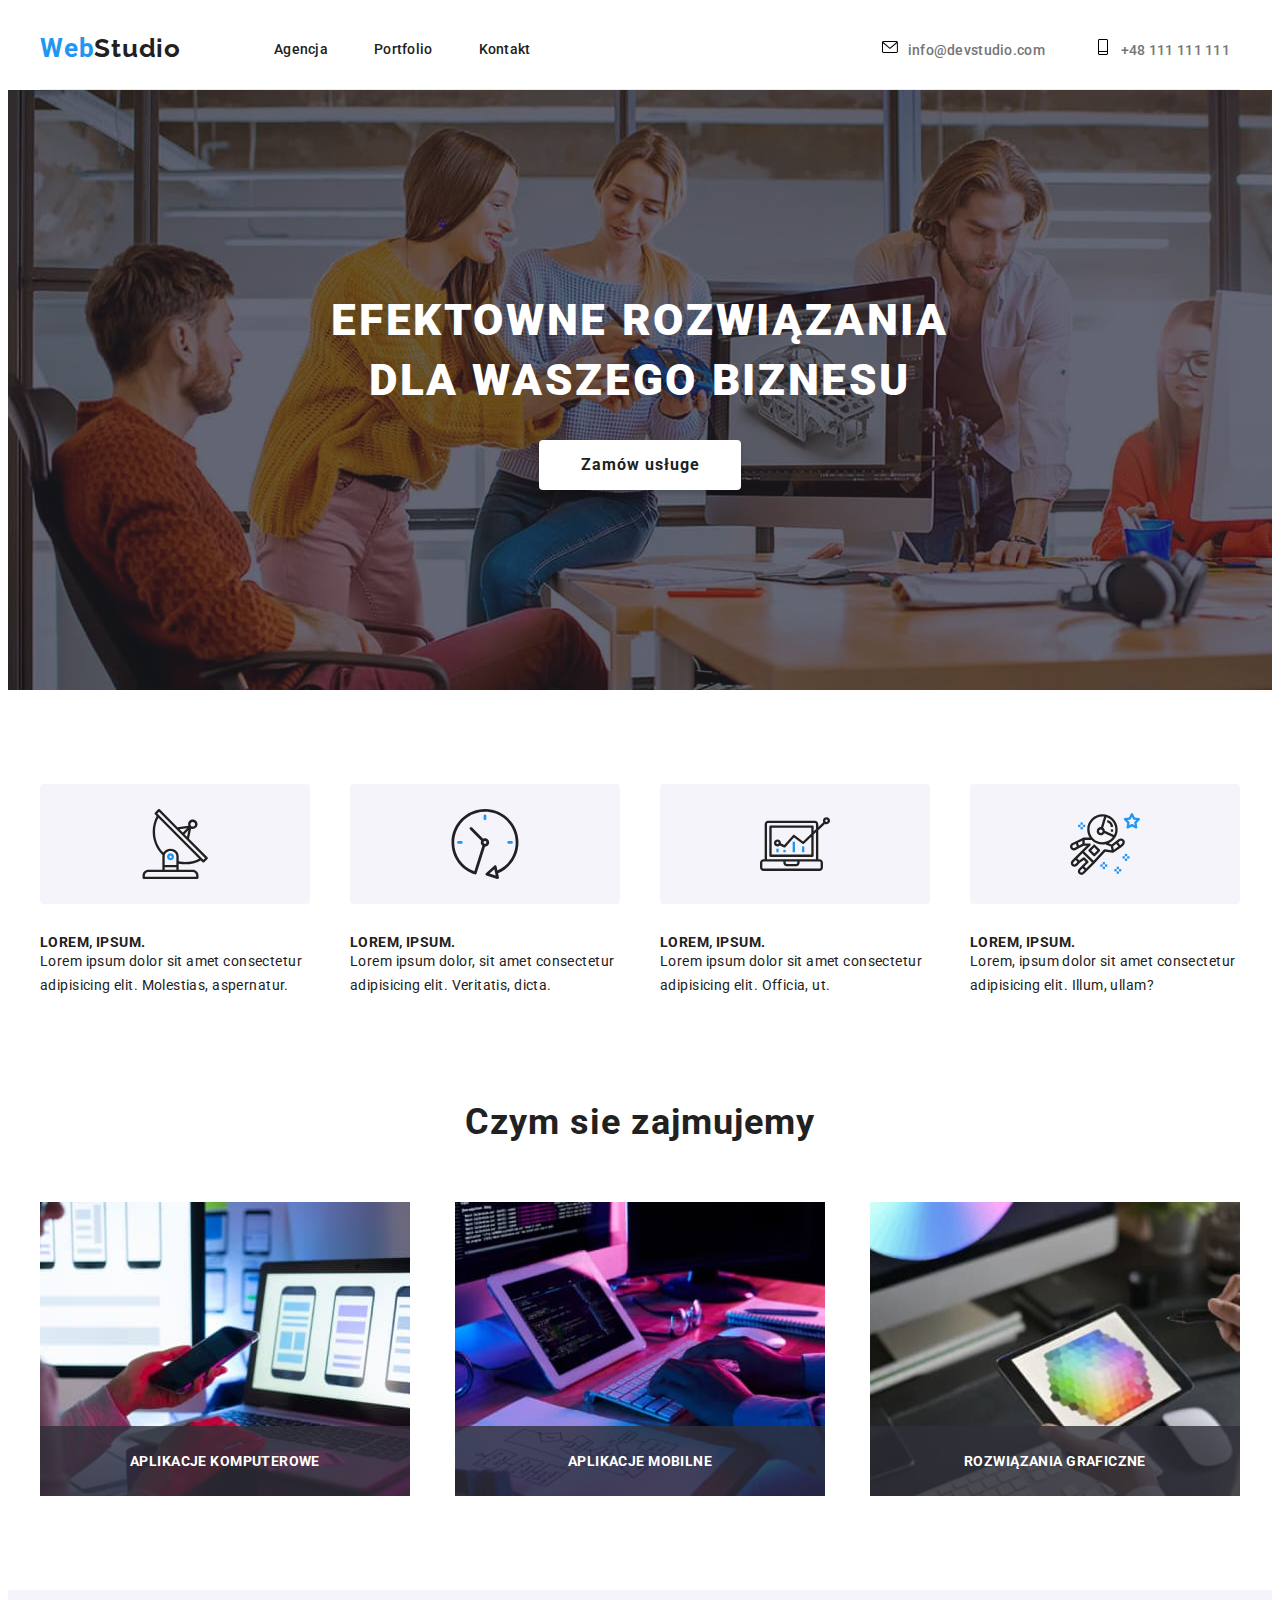
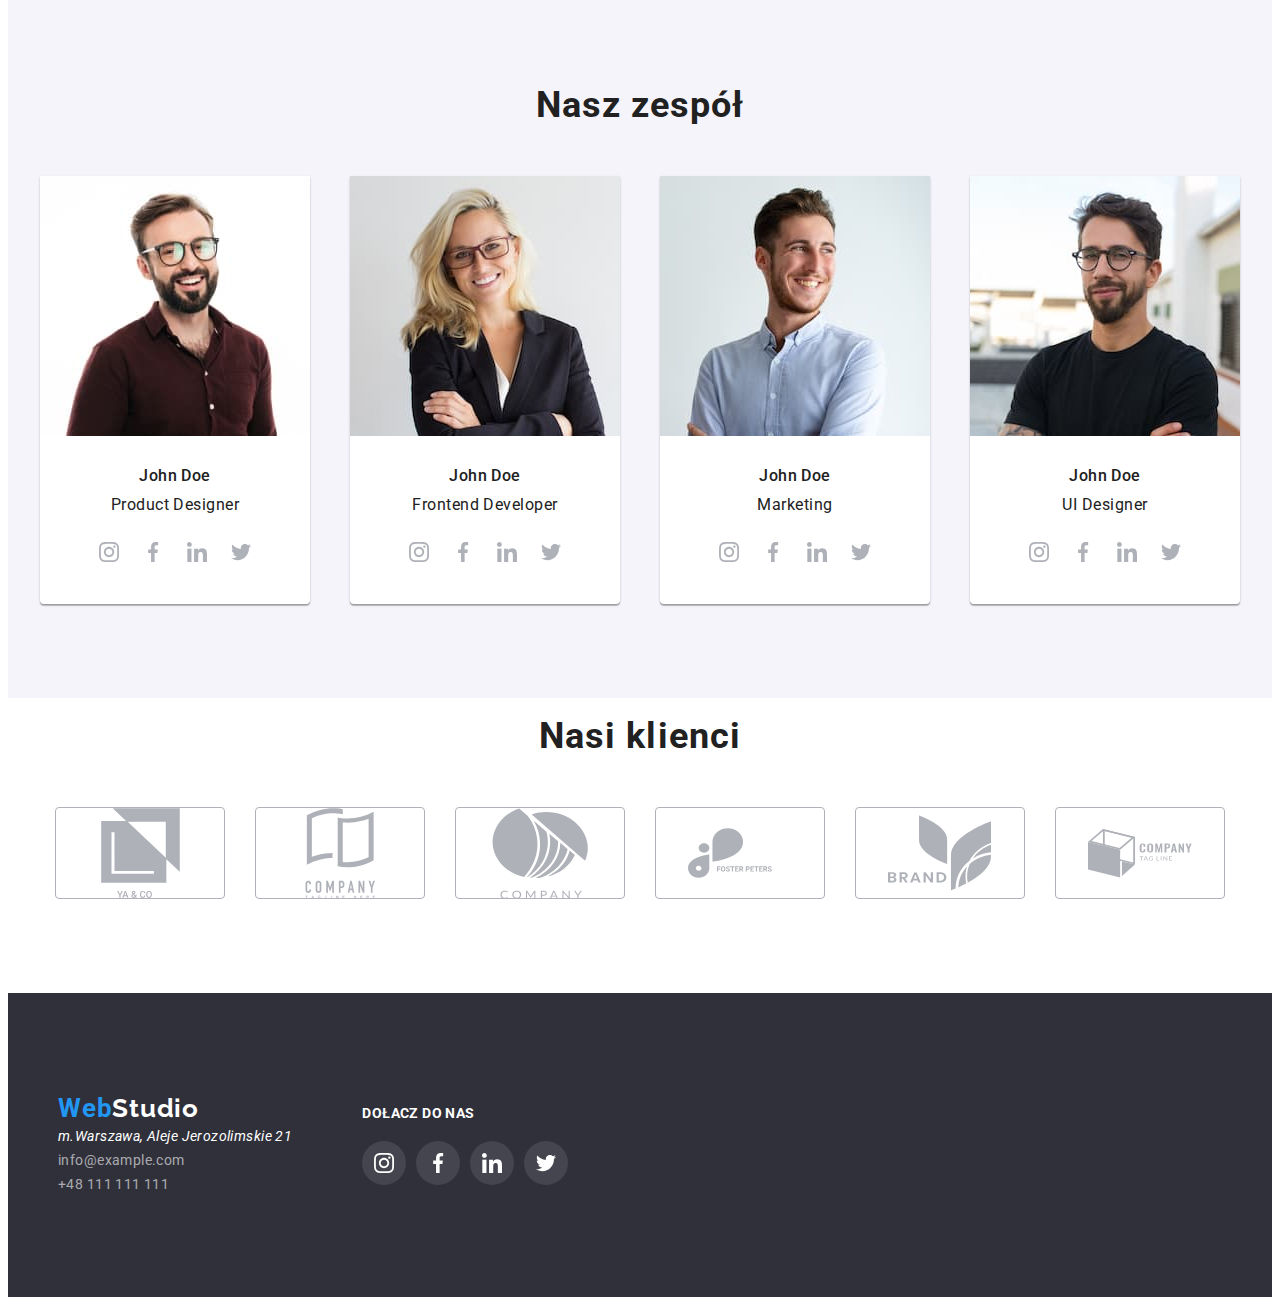
<file: index.html>
<!DOCTYPE html>
<html lang="pl-PL">

<head>
    <meta charset="UTF-8" />
    <meta http-equiv="X-UA-Compatible" content="IE=edge" />
    <meta name="viewport" content="width=device-width, initial-scale=1.0" />
    <title>Document</title>
    <link rel="stylesheet" href="css/styles.css" />
    <link rel="preconnect" href="https://fonts.gstatic.com" />
    <link
        href="https://fonts.googleapis.com/css2?family=Raleway:wght@700&family=Roboto:wght@400;500;700;900&display=swap"
        rel="stylesheet" />
    <link rel="stylesheet" href="https://cdnjs.cloudflare.com/ajax/libs/modern-normalize/1.0.0/modern-normalize.css"
        integrity="sha512-Zx6MlUMKSVJoQ+83OwhdILe8cSEsCzfqThJd7J/VA2UrK6Ctj85p+xzqfyuNXE5B1k25uUdmJ2OzItbBy9GHAQ=="
        crossorigin="anonymous" />
</head>

<body>
     <div class="backdrop is-hidden" data-modal>
      <div class="modal">
          <button type="button" class="close-btn" data-modal-close>
              <svg class="svg-modal">
                    <use href="images/icon.svg#icon-close"></use>
                </svg>
            </button>
      </div>
      
    </div>
    <header class="header">
        <div class="container">
            <nav class="header-nav">
                <a href="#" class="header-logo link"><span>Web</span>Studio</a>
                <ul class="header-list list">
                    <li class="header-list-item">
                        <a class="header-list-item-link link" href="#">Agencja</a>
                    </li>
                    <li class="header-list-item">
                        <a class="header-list-item-link link" href="portfolio.html">Portfolio</a>
                    </li>
                    <li class="header-list-item">
                        <a class="header-list-item-link link" href="#">Kontakt</a>
                    </li>
                </ul>
            </nav>

            <a class="header-list-item-mailtel-mail link" href="mailto:info@devstudio.com"><svg class="svg-icon">
                    <use href="images/icon.svg#icon-mail"></use>
                </svg>info@devstudio.com</a>
            <a class="header-list-item-mailtel-tel link" href="tel:+48111111111"><svg class="svg-icon">
                    <use href="images/icon.svg#icon-phone"></use>
                </svg>+48 111 111 111</a>

        </div>
    </header>
    <main class="main">
        <section class="main-section">
            <div class="container">
                <h1 class="main-text">Efektowne rozwiązania dla waszego biznesu</h1>
                <input class="main-button-active"  type="button" value="Zamów usługe" data-modal-open />
            </div>
        </section>
    </main>
    <section class="description container">
        <div class="container">
            <ul class="container-list-lorem list">
                <li class="container-list-lorem-items">
                    <div>
                        <svg class="svg-icon">
                            <use href="images/icon.svg#icon-group"></use>
                        </svg>
                    </div>
                    <h3 class="container-list-lorem-item-title-h3">Lorem, ipsum.</h3>
                    <p class="container-list-lorem-item-article">
                        Lorem ipsum dolor sit amet consectetur adipisicing elit.
                        Molestias, aspernatur.
                    </p>
                </li>
                <li class="container-list-lorem-items">
                    <div>
                        <svg class="svg-icon">
                            <use href="images/icon.svg#icon-clock-1"></use>
                        </svg>
                    </div>
                    <h3 class="container-list-lorem-item-title-h3">Lorem, ipsum.</h3>
                    <p class="container-list-lorem-item-article">
                        Lorem ipsum dolor, sit amet consectetur adipisicing elit.
                        Veritatis, dicta.
                    </p>
                </li>

                <li class="container-list-lorem-items">
                    <div>
                        <svg class="svg-icon">
                            <use href="images/icon.svg#icon-diagram-1"></use>
                        </svg>
                    </div>
                    <h3 class="container-list-lorem-item-title-h3">Lorem, ipsum.</h3>
                    <p class="container-list-lorem-item-article">
                        Lorem ipsum dolor sit amet consectetur adipisicing elit. Officia,
                        ut.
                    </p>

                </li>
                <li class="container-list-lorem-items">
                    <div>
                        <svg class="svg-icon">
                            <use href="images/icon.svg#icon-astronaut-1"></use>
                        </svg>
                    </div>
                    <h3 class="container-list-lorem-item-title-h3">Lorem, ipsum.</h3>
                    <p class="container-list-lorem-item-article">
                        Lorem, ipsum dolor sit amet consectetur adipisicing elit. Illum,
                        ullam?
                    </p>
                </li>
            </ul>
        </div>
    </section>
    <section class="cont-work">
        <div class="container">
            <h2 class="cont-work-title-h2">Czym sie zajmujemy</h2>
            <ul class="cont-work-list list">
                <li class="cont-work-list-item">
                    <img class="cont-work-list-img" src="images/box/img1.jpg" alt="Office" width="370" height="294" />
                    <p class="cont-work-list-item-label">Aplikacje Komputerowe</p>
                </li>
                <li class="cont-work-list-item">
                    <img class="cont-work-list-img" src="images/box/img.jpg" alt="Mobile technologies" width="370"
                        height="294" />
                        <p class="cont-work-list-item-label">Aplikacje mobilne</p>
                </li>
                <li class="cont-work-list-item">
                    <img class="cont-work-list-img" src="images/box/img2.jpg" alt="Graphic" width="370" height="294" />
                    <p class="cont-work-list-item-label">Rozwiązania Graficzne</p>
                </li>
            </ul>
        </div>
    </section>
    <section class="container-person">
        <div class="container">
            <h2 class="container-person-title-h2">Nasz zespół</h2>
            <ul class="container-person-list list">
                <div class="person-list-container">
                    <li class="container-person-list-item">
                        <img src="images/main-team/person1.jpg" alt="John Doe" width="270" height="260" />
                        <h3 class="container-person-list-item-h3">John Doe</h3>
                        <p class="container-person-list-item-text">Product Designer</p>
                        <div class="container-svg-icon-social">
                            <ul class="svg-social-list">
                                <li class="link"><svg class="svg-icon-social">
                                        <use href="images/icon.svg#icon-instagram-2"></use>
                                    </svg></li>
                                <li class="link"> <svg class="svg-icon-social">
                                        <use href="images/icon.svg#icon-facebook-1"></use>
                                    </svg></li>
                                <li class="link"><svg class="svg-icon-social">
                                        <use href="images/icon.svg#icon-linkedin-1"></use>
                                    </svg></li>
                                <li class="link"> <svg class="svg-icon-social">
                                        <use href="images/icon.svg#icon-twitter-1"></use>
                                    </svg></li>
                            </ul>
                        </div>

                    </li>
                </div>
                <div class="person-list-container">
                    <li class="container-person-list-item">
                        <img src="images/main-team/person2.jpg" alt="John Doe" width="270" height="260" />
                        <h3 class="container-person-list-item-h3">John Doe</h3>
                        <p class="container-person-list-item-text">Frontend Developer</p>
                        <div class="container-svg-icon-social">
                            <ul class="svg-social-list">
                                <li class="link"><svg class="svg-icon-social">
                                        <use href="images/icon.svg#icon-instagram-2"></use>
                                    </svg></li>
                                <li class="link"> <svg class="svg-icon-social">
                                        <use href="images/icon.svg#icon-facebook-1"></use>
                                    </svg></li>
                                <li class="link"><svg class="svg-icon-social">
                                        <use href="images/icon.svg#icon-linkedin-1"></use>
                                    </svg></li>
                                <li class="link"> <svg class="svg-icon-social">
                                        <use href="images/icon.svg#icon-twitter-1"></use>
                                    </svg></li>
                            </ul>
                        </div>
                    </li>
                </div>
                <div class="person-list-container">
                    <li class="container-person-list-item">
                        <img src="images/main-team/person3.jpg" alt="John Doe" width="270" height="260" />
                        <h3 class="container-person-list-item-h3">John Doe</h3>
                        <p class="container-person-list-item-text">Marketing</p>
                        <div class="container-svg-icon-social">
                            <ul class="svg-social-list">
                                <li class="link"><svg class="svg-icon-social">
                                        <use href="images/icon.svg#icon-instagram-2"></use>
                                    </svg></li>
                                <li class="link"> <svg class="svg-icon-social">
                                        <use href="images/icon.svg#icon-facebook-1"></use>
                                    </svg></li>
                                <li class="link"><svg class="svg-icon-social">
                                        <use href="images/icon.svg#icon-linkedin-1"></use>
                                    </svg></li>
                                <li class="link"> <svg class="svg-icon-social">
                                        <use href="images/icon.svg#icon-twitter-1"></use>
                                    </svg></li>
                            </ul>
                        </div>
                    </li>
                </div>
                <div class="person-list-container">
                    <li class="container-person-list-item">
                        <img src="images/main-team/person4.jpg" alt="John Doe" width="270" height="260" />
                        <h3 class="container-person-list-item-h3">John Doe</h3>
                        <p class="container-person-list-item-text">UI Designer</p>
                        <div class="container-svg-icon-social">
                            <ul class="svg-social-list">
                                <li class="link"><svg class="svg-icon-social">
                                        <use href="images/icon.svg#icon-instagram-2"></use>
                                    </svg></li>
                                <li class="link"> <svg class="svg-icon-social">
                                        <use href="images/icon.svg#icon-facebook-1"></use>
                                    </svg></li>
                                <li class="link"><svg class="svg-icon-social">
                                        <use href="images/icon.svg#icon-linkedin-1"></use>
                                    </svg></li>
                                <li class="link"> <svg class="svg-icon-social">
                                        <use href="images/icon.svg#icon-twitter-1"></use>
                                    </svg></li>
                            </ul>
                        </div>
                    </li>
                </div>
            </ul>
        </div>
    </section>
    <section class="firm">
        <div class="container">
            <h3 class="container-firm-title">Nasi klienci</h3>
            <div class="container-firm-list">
                <div class="container-firm-list-item"><svg class="svg-icon-firm">
                        <use href="images/icon.svg#icon-firm1"></use>
                    </svg></div>
                <div class="container-firm-list-item"><svg class="svg-icon-firm">
                        <use href="images/icon.svg#icon-firm2"></use>
                    </svg></div>
                <div class="container-firm-list-item"><svg class="svg-icon-firm">
                        <use href="images/icon.svg#icon-firm3"></use>
                    </svg></div>
                <div class="container-firm-list-item"><svg class="svg-icon-firm">
                        <use href="images/icon.svg#icon-firm4"></use>
                    </svg></div>
                <div class="container-firm-list-item"><svg class="svg-icon-firm">
                        <use href="images/icon.svg#icon-firm5"></use>
                    </svg></div>
                <div class="container-firm-list-item"><svg class="svg-icon-firm">
                        <use href="images/icon.svg#icon-firm6"></use>
                    </svg></div>


            </div>
        </div>
    </section>

    <footer class="footer">
        <div class="container">

            <div class="foot-addres">
                <a href="#" class="footer-logo link"><span>Web</span>Studio</a>
                <address>m.Warszawa, Aleje Jerozolimskie 21</address>
                <ul class="list">
                    <li>
                        <a class="footer-list-item-mailtel link" href="mailto:info@example.com">info@example.com</a>
                    </li>
                    <li>
                        <a class="footer-list-item-mailtel link" href="tel:+48111111111">+48 111 111 111</a>
                    </li>
                </ul>
            </div>
            <div class="foot-social">
                <p>Dołacz do nas</p>
                <ul class="foot-social-list">
                    <li class="link"><svg class="foot-svg-icon-social">
                            <use href="images/icon.svg#icon-instagram-2"></use>
                        </svg></li>
                    <li class="link"> <svg class="foot-svg-icon-social">
                            <use href="images/icon.svg#icon-facebook-1"></use>
                        </svg></li>
                    <li class="link"><svg class="foot-svg-icon-social">
                            <use href="images/icon.svg#icon-linkedin-1"></use>
                        </svg></li>
                    <li class="link"> <svg class="foot-svg-icon-social">
                            <use href="images/icon.svg#icon-twitter-1"></use>
                        </svg></li>
                </ul>

            </div>
        </div>
    </footer>
    <script src="modal.js">
    </script>
</body>

</html>
</file>
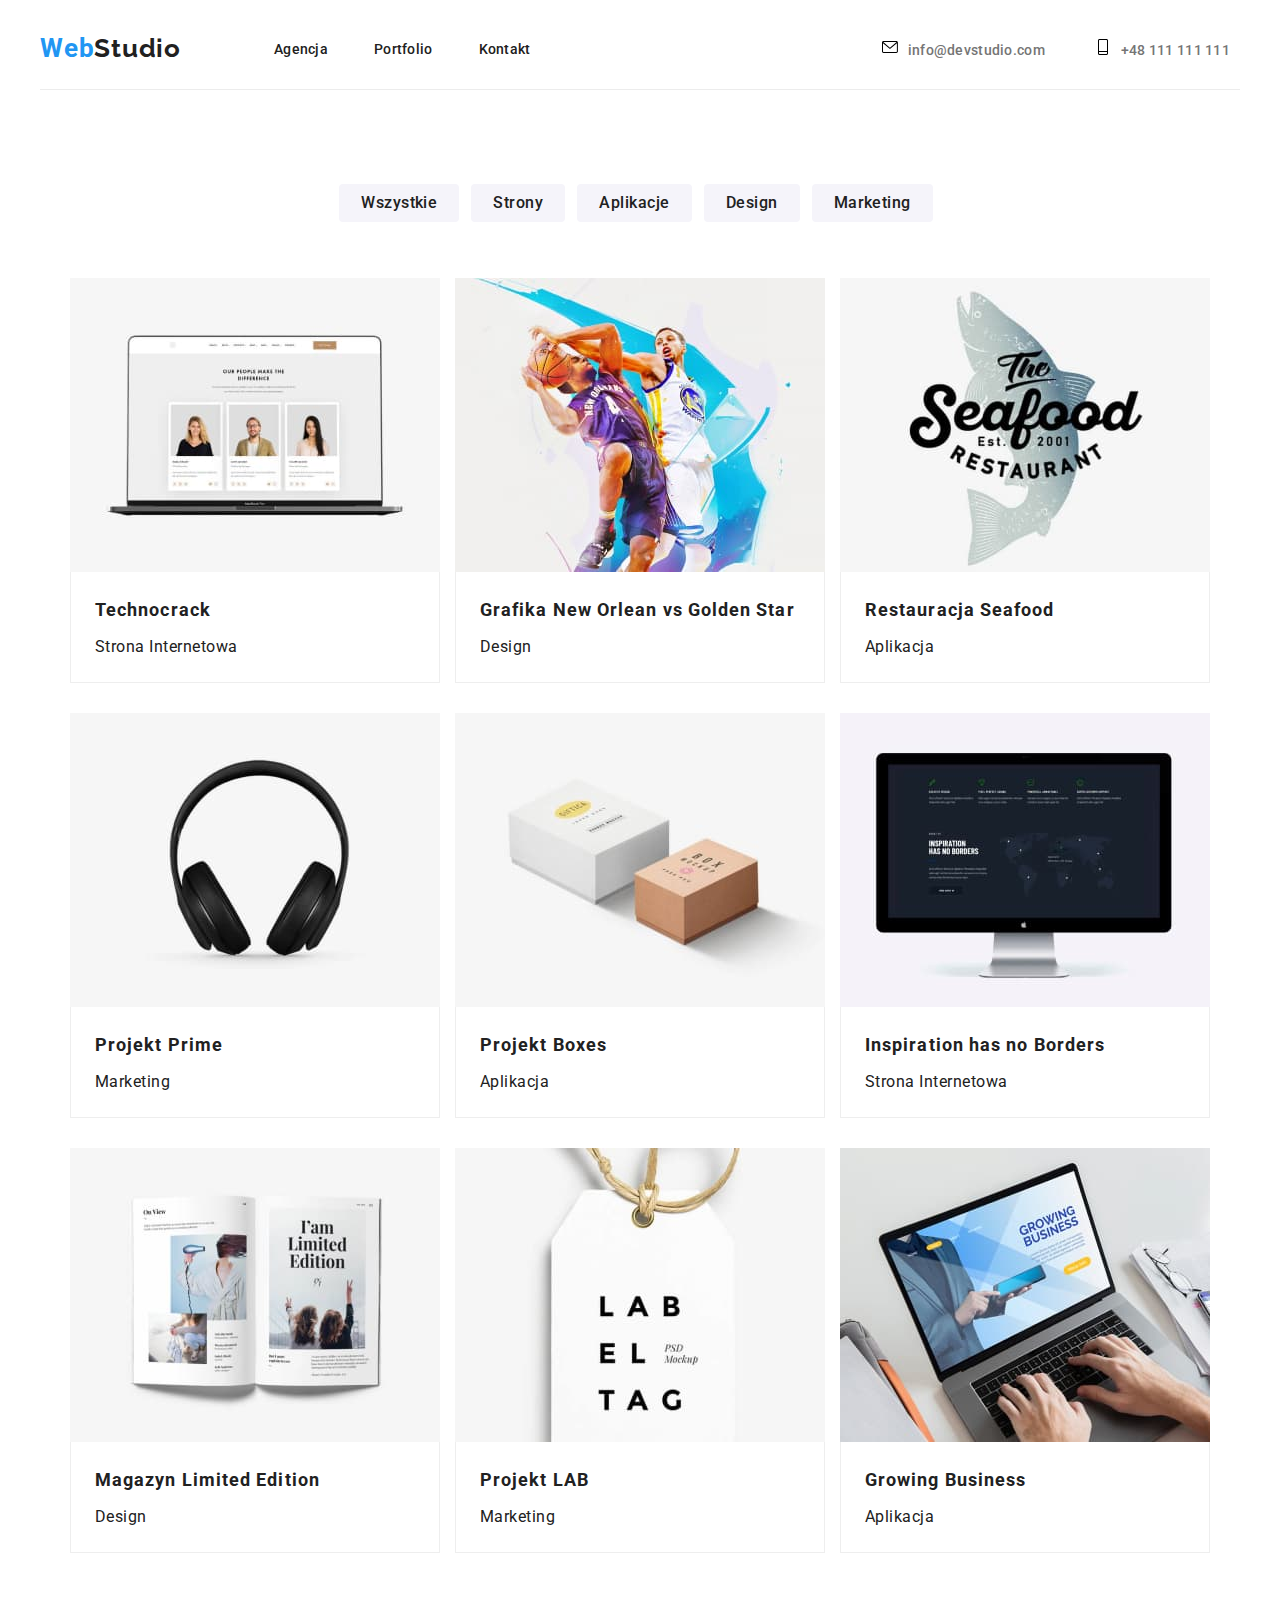
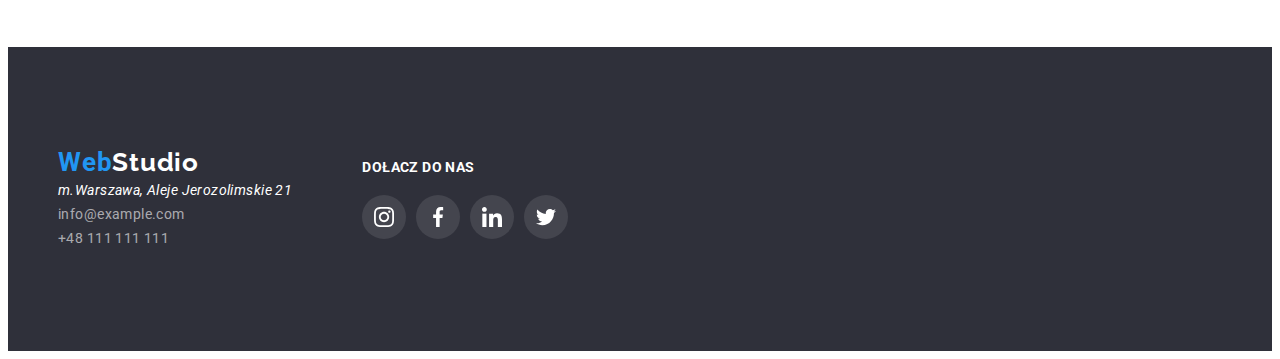
<file: portfolio.html>
<!DOCTYPE html>
<html lang="pl-PL">

<head>
    <meta charset="UTF-8" />
    <meta http-equiv="X-UA-Compatible" content="IE=edge" />
    <meta name="viewport" content="width=device-width, initial-scale=1.0" />
    <title>Portfolio</title>
    <link rel="stylesheet" href="css/styles.css" />
    <link rel="preconnect" href="https://fonts.gstatic.com" />
    <link
        href="https://fonts.googleapis.com/css2?family=Raleway:wght@700&family=Roboto:wght@400;500;700;900&display=swap"
        rel="stylesheet" />
    <link rel="stylesheet" href="https://cdnjs.cloudflare.com/ajax/libs/modern-normalize/1.0.0/modern-normalize.css"
        integrity="sha512-Zx6MlUMKSVJoQ+83OwhdILe8cSEsCzfqThJd7J/VA2UrK6Ctj85p+xzqfyuNXE5B1k25uUdmJ2OzItbBy9GHAQ=="
        crossorigin="anonymous" />
</head>

<body>

    <header class="header">
        <div class="container">
            <nav class="header-nav">
                <a href="index.html" class="header-logo link"><span>Web</span>Studio</a>
                <ul class="header-list list">
                    <li class="header-list-item">
                        <a class="header-list-item-link link" href="index.html">Agencja</a>
                    </li>
                    <li class="header-list-item">
                        <a class="header-list-item-link link" href="portfolio.html">Portfolio</a>
                    </li>
                    <li class="header-list-item">
                        <a class="header-list-item-link link" href="#">Kontakt</a>
                    </li>
                </ul>
            </nav>

            <a class="header-list-item-mailtel-mail link" href="mailto:info@devstudio.com"><svg class="svg-icon">
                    <use href="images/icon.svg#icon-mail"></use>
                </svg>info@devstudio.com</a>
            <a class="header-list-item-mailtel-tel link" href="tel:+48111111111"><svg class="svg-icon">
                    <use href="images/icon.svg#icon-phone"></use>
                </svg>+48 111 111 111</a>

        </div>
    </header>
    <main class="container-option">
        <section class="btn">
            <div class="container">
                <h2 hidden class="btn-header">Przyciski nawigacji</h2>
                <ul class="btn-list list list">
                    <li class="btn-list-item">
                        <button class="btn-list-item-btn" type="button">Wszystkie</button>
                    </li>
                    <li class="btn-list-item">
                        <button class="btn-list-item-btn" type="button">Strony</button>
                    </li>
                    <li class="btn-list-item">
                        <button class="btn-list-item-btn" type="button">Aplikacje</button>
                    </li>
                    <li class="btn-list-item">
                        <button class="btn-list-item-btn" type="button">Design</button>
                    </li>
                    <li class="btn-list-item">
                        <button class="btn-list-item-btn" type="button">Marketing</button>
                    </li>
                </ul>
            </div>
        </section>
    </main>
    <section class="container-portfolio">
        <div class="container">
            <ul class="container-list list">
                <div class="container-portfolio">
                    <li class="container-list-item">
                        <img class="container-list-item-img" src="images/portfolio-img/img1.jpg" alt="Technocrack"
                            width="370" height="294" />
                        <div class=overlay>
                            <p class="overlay-paragraph">Technocrack jest popularną platformą wykorzystywaną do
                                rozpowszechniania
                                koronawirusa. Firmy wykorzystują tę platformę
                                do celów szpiegowskich i ataków na niezabezpieczone serwery konkurencji</p>
                        </div>
                        <h3 class="container-list-item-title">Technocrack</h3>
                        <p class="container-list-item-info">Strona Internetowa</p>
                    </li>
                </div>
                <div class="container-portfolio">
                    <li class="container-list-item">
                        <img class="container-list-item-img" src="images/portfolio-img/img2.jpg" alt="Technocrack"
                            width="370" height="294" />
                        <div class=overlay>
                            <p class="overlay-paragraph">Technocrack jest popularną platformą wykorzystywaną do
                                rozpowszechniania
                                koronawirusa. Firmy wykorzystują tę platformę
                                do celów szpiegowskich i ataków na niezabezpieczone serwery konkurencji</p>
                        </div>
                        <h3 class="container-list-item-title">Grafika New Orlean vs Golden Star</h3>
                        <p class="container-list-item-info">Design</p>
                    </li>
                </div>
                <div class="container-portfolio">
                    <li class="container-list-item">
                        <img class="container-list-item-img" src="images/portfolio-img/img3.jpg" alt="Technocrack"
                            width="370" height="294" />
                        <div class=overlay>
                            <p class="overlay-paragraph">Technocrack jest popularną platformą wykorzystywaną do
                                rozpowszechniania
                                koronawirusa. Firmy wykorzystują tę platformę
                                do celów szpiegowskich i ataków na niezabezpieczone serwery konkurencji</p>
                        </div>
                        <h3 class="container-list-item-title">Restauracja Seafood</h3>
                        <p class="container-list-item-info">Aplikacja</p>
                    </li>
                </div>
                <div class="container-portfolio">
                    <li class="container-list-item">
                        <img class="container-list-item-img" src="images/portfolio-img/img4.jpg" alt="Technocrack"
                            width="370" height="294" />
                        <div class=overlay>
                            <p class="overlay-paragraph">Technocrack jest popularną platformą wykorzystywaną do
                                rozpowszechniania
                                koronawirusa. Firmy wykorzystują tę platformę
                                do celów szpiegowskich i ataków na niezabezpieczone serwery konkurencji</p>
                        </div>
                        <h3 class="container-list-item-title">Projekt Prime</h3>
                        <p class="container-list-item-info">Marketing</p>
                    </li>
                </div>
                <div class="container-portfolio">
                    <li class="container-list-item">
                        <img class="container-list-item-img" src="images/portfolio-img/img5.jpg" alt="Technocrack"
                            width="370" height="294" />
                        <div class=overlay>
                            <p class="overlay-paragraph">Technocrack jest popularną platformą wykorzystywaną do
                                rozpowszechniania
                                koronawirusa. Firmy wykorzystują tę platformę
                                do celów szpiegowskich i ataków na niezabezpieczone serwery konkurencji</p>
                        </div>
                        <h3 class="container-list-item-title">Projekt Boxes</h3>
                        <p class="container-list-item-info">Aplikacja</p>
                    </li>
                </div>
                <div class="container-portfolio">
                    <li class="container-list-item">
                        <img class="container-list-item-img" src="images/portfolio-img/img6.jpg" alt="Technocrack"
                            width="370" height="294" />
                        <div class=overlay>
                            <p class="overlay-paragraph">Technocrack jest popularną platformą wykorzystywaną do
                                rozpowszechniania
                                koronawirusa. Firmy wykorzystują tę platformę
                                do celów szpiegowskich i ataków na niezabezpieczone serwery konkurencji</p>
                        </div>
                        <h3 class="container-list-item-title">Inspiration has no Borders</h3>
                        <p class="container-list-item-info">Strona Internetowa</p>
                    </li>
                </div>
                <div class="container-portfolio">
                    <li class="container-list-item">
                        <img class="container-list-item-img" src="images/portfolio-img/img7.jpg" alt="Technocrack"
                            width="370" height="294" />
                        <div class=overlay>
                            <p class="overlay-paragraph">Technocrack jest popularną platformą wykorzystywaną do
                                rozpowszechniania
                                koronawirusa. Firmy wykorzystują tę platformę
                                do celów szpiegowskich i ataków na niezabezpieczone serwery konkurencji</p>
                        </div>
                        <h3 class="container-list-item-title">Magazyn Limited Edition</h3>
                        <p class="container-list-item-info">Design</p>
                    </li>
                </div>
                <div class="container-portfolio">
                    <li class="container-list-item">
                        <img class="container-list-item-img" src="images/portfolio-img/img8.jpg" alt="Technocrack"
                            width="370" height="294" />
                        <div class=overlay>
                            <p class="overlay-paragraph">Technocrack jest popularną platformą wykorzystywaną do
                                rozpowszechniania
                                koronawirusa. Firmy wykorzystują tę platformę
                                do celów szpiegowskich i ataków na niezabezpieczone serwery konkurencji</p>
                        </div>
                        <h3 class="container-list-item-title">Projekt LAB</h3>
                        <p class="container-list-item-info">Marketing</p>
                    </li>
                </div>
                <div class="container-portfolio">
                    <li class="container-list-item">
                        <img class="container-list-item-img" src="images/portfolio-img/img9.jpg" alt="Technocrack"
                            width="370" height="294" />
                        <div class=overlay>
                            <p class="overlay-paragraph">Technocrack jest popularną platformą wykorzystywaną do
                                rozpowszechniania
                                koronawirusa. Firmy wykorzystują tę platformę
                                do celów szpiegowskich i ataków na niezabezpieczone serwery konkurencji</p>
                        </div>
                        <h3 class="container-list-item-title">Growing Business</h3>
                        <p class="container-list-item-info">Aplikacja</p>
                    </li>
                </div>
            </ul>
        </div>
    </section>
    <footer class="footer">
        <div class="container">

            <div class="foot-addres">
                <a href="#" class="footer-logo link"><span>Web</span>Studio</a>
                <address>m.Warszawa, Aleje Jerozolimskie 21</address>
                <ul class="list">
                    <li>
                        <a class="footer-list-item-mailtel link" href="mailto:info@example.com">info@example.com</a>
                    </li>
                    <li>
                        <a class="footer-list-item-mailtel link" href="tel:+48111111111">+48 111 111 111</a>
                    </li>
                </ul>
            </div>
            <div class="foot-social">
                <p>Dołacz do nas</p>
                <ul class="foot-social-list">
                    <li class="link"><svg class="foot-svg-icon-social">
                            <use href="images/icon.svg#icon-instagram-2"></use>
                        </svg></li>
                    <li class="link"> <svg class="foot-svg-icon-social">
                            <use href="images/icon.svg#icon-facebook-1"></use>
                        </svg></li>
                    <li class="link"><svg class="foot-svg-icon-social">
                            <use href="images/icon.svg#icon-linkedin-1"></use>
                        </svg></li>
                    <li class="link"> <svg class="foot-svg-icon-social">
                            <use href="images/icon.svg#icon-twitter-1"></use>
                        </svg></li>
                </ul>

            </div>
        </div>
    </footer>
</body>

</html>
</file>
<file: css/styles.css>
* {
    --black: #212121;
    --blue: #2196F3;
    --white: #ffffff;
    --gray: #2F303A;
    --outside: #F5F4FA;
    --mailcolor: #757575;
    --social-color: #AFB1B8;
 
}

/*global*/
h1,
h2,
h3,
h4,
h5,
h6 {
    margin: 0;
}

ul,
ol {
    margin: 0;
    padding: 0;
}

p {
    padding: 0;
    margin: 0;
}

* {
    font-family: 'Roboto',
        sans-serif;
    color: var(--black);
    max-width: 1600px;


}

.container {
    width: 1200px;
    padding: 0;
    align-items: center;
    margin: 0 auto;
}

img {
    display: block;
}

.link {
    text-decoration: none;
    color: inherit;
}

.list {
    list-style: none;
}

/*global*/
/* Endbodystyle*/



/* HeaderStyle*/
.header .container {
    display: flex;
    align-items: center;
    justify-content: space-between;
    border-bottom: solid 1px rgba(236, 236, 236, 1);
}

.header-nav {
    display: flex;
}

.header-list {
    display: flex;
    align-items: center;
}

.header-logo {
    margin-right: 93px;
    padding-top: 25px;
    padding-bottom: 25px;
    color: var(--black);
    font-family: Raleway;
    font-style: normal;
    font-weight: bold;
    font-size: 26px;
    line-height: 31px;
    letter-spacing: 0.03em;

}

.header-logo>span {
    color: var(--blue);
}

.header-list-item:not(:last-child) {
    margin-right: 46px;
}

.header-list-item,
.header-list-item-mailtel-mail,
.header-list-item-mailtel-tel {
    font-weight: 500;
    line-height: 1.143;
    letter-spacing: 0.02em;

    font-size: 14px;

}

.header-list-item-mailtel-mail {
    margin-left: auto;
}

.header-list-item-mailtel-mail,
.header-list-item-mailtel-tel {
    color: var(--mailcolor);
}

.header-list-item-mailtel-mail:hover,
.header-list-item-mailtel-mail:focus{
    fill: var(--blue);
    color: var(--blue);
    transition: cubic-bezier(0.4, 0, 0.2, 1) 250ms;

}

.header-list-item-mailtel-tel:hover,
.header-list-item-mailtel-tel:focus{
    fill: var(--blue);
    color: var(--blue);
    transition: cubic-bezier(0.4, 0, 0.2, 1) 250ms;

}

.header-list-item-link {
    color: var(--black);
    position:relative;
    display: inline-block;
}

.header-list-item-link:hover,
.header-list-item-link:focus {
    color: var(--blue);
    transition: cubic-bezier(0.4, 0, 0.2, 1) 250ms;
}

.header-list-item-mailtel-tel {
    margin-left: 50px;
    margin-right: 10px;
}
.header svg {
    width: 16px;
    height: 16px;
    margin-right: 10px;
}

.svg-icon:hover,
.svg-icon:focus {
    transition: cubic-bezier(0.4, 0, 0.2, 1) 250ms;
    fill: var(--blue);
}


/*EndHeaderStyle*/





/*MainStyle*/
.main-button,
.main-button-active {
    cursor: pointer;
    color: var(--black);
    text-decoration: none;
    text-align: center;
}

.main-button-active {
    font-size: 16px;
    font-weight: 700;
}

.main-button:hover,
.main-button:focus {
    color: var(--white);
    background-color: var(--blue);
    transition: cubic-bezier(0.4, 0, 0.2, 1) 250ms;

}

.main-button {
    font-size: 16px;
    font-weight: 500;
    text-align: center;

}

.main-section {
    background:
        linear-gradient(90deg, rgba(47, 48, 58, 0.4) 100%, rgba(47, 48, 58, 0.4) 100%),
        url(../images/main-section/team.jpg), no-repeat;

}

.main {
    /* background-color: var(--gray); */

}

.container .main-button-active:hover,
.container .main-button-active:focus {
    color: var(--white);
    background-color: var(--blue);
    transition: cubic-bezier(0.4, 0, 0.2, 1) 250ms;

}

.main-section .container {
    display: flex;
    flex-wrap: wrap;
    align-items: center;
    justify-content: center;
}

.container .main-text {

    padding-top: 200px;
    padding-left: 250px;
    padding-right: 250px;
    margin-bottom: 30px;
    font-weight: 900;
    font-size: 44px;
    line-height: 1.364;
    text-align: center;
    letter-spacing: 0.06em;
    text-transform: uppercase;
    color: var(--white)
}

.container .main-button-active {
    width: 202px;
    min-height: 50px;
    margin-bottom: 200px;
    padding: 10px 42px;
    font-weight: 700;
    font-size: 16px;
    line-height: 1.875;
    letter-spacing: 0.06em;
    color: var(--black);
    background-color: var(--white);
    border: none;
    box-shadow: 0 4px 4px 0 rgba(0, 0, 0, 0.15);
    border-radius: 4px;
}


/*EndMainStyle*/





/*InfoStyle*/
.container-list-lorem {
    display: flex;
    justify-content: space-between;
    padding: 94px 0;
}

.container-list-lorem-items {
    display: inline-block;
    width: 270px;
    min-height: 101px;
    margin-left: 0;
    margin-right: 0;
}

.container-list-lorem-items >div {
    background-color: var(--outside);
    border-radius: 4px;
    width: 270px;
    height: 120px;
    display: flex;
    justify-content: center;
    align-items: center;


}

.container-list-lorem-items svg {
    display: flex;
    justify-content: center;
    align-items: center;
    width: 70px;
    height: 70px;

}

.container-list-lorem-item-article {
    font-size: 14px;
    line-height: 1.714;
    letter-spacing: 0.03em;

}

.container-list-lorem-item-title-h3 {
    line-height: 1.143;
    letter-spacing: 0.03em;
    text-transform: uppercase;
    font-weight: 700;
    font-size: 14px;
    padding-top: 30px;

}

/*EndInfoStyle*/





/*WorkStyle*/
.cont-work-list {
    display: flex;
    justify-content: space-between;
    padding-bottom: 94px;
}

.cont-work-title-h2 {
    font-weight: 700;
    font-size: 36px;
    line-height: 1.667;
    text-align: center;
    letter-spacing: 0.03em;
    margin-bottom: 50px;
}

/*EndWorkStyle*/





/*PersonStyle*/
.person-list-container {
    width: 270px;
    min-height: 368px;
    background-color: var(--white);
    box-shadow: 0px 1px 3px rgba(0, 0, 0, 0.12),
        0px 1px 1px rgba(0, 0, 0, 0.14),
        0px 2px 1px rgba(0, 0, 0, 0.2);
    border-radius: 0px 0px 4px 4px;
}

.container-person-list {
    display: flex;
    justify-content: space-between;
    padding-bottom: 94px;
}

.container-person {
    background-color: var(--outside);
}

/*EndPersonStyle*/

.container-person-title-h2 {
    padding-bottom: 50px;
    padding-top: 94px;
    font-weight: 700;
    font-size: 36px;
    line-height: 1.167;
    text-align: center;
    letter-spacing: 0.03em;
}

.container-person-list-item-h3,
.container-person-list-item-text {
    font-size: 16px;
    line-height: 1.187;
    text-align: center;
    letter-spacing: 0.03em;
}

.container-list-item-title {
    font-weight: 700;
    font-size: 18px;
    line-height: 2;
}

.container-person-list-item-h3 {
    font-weight: 500;
    padding-top: 30px;
    padding-bottom: 10px;
}


/*EndOurStyle*/





/*Footer*/
.footer-list-item-mailtel {
    color: rgba(100%, 100%, 100%, 60%);

}

.footer {

    font-style: normal;
    font-size: 14px;
    line-height: 1.714;
    letter-spacing: 0.03em;
    background-color: var(--gray);
    color: var(--white);
    padding: 100px 50px;
}

.footer-logo>span {
    color: var(--blue);

}

.footer-logo {
    color: var(--white);
    font-family: Raleway;
    font-style: normal;
    font-weight: bold;
    font-size: 26px;
    line-height: 31px;
    letter-spacing: 0.03em;
}

.footer-list-item-mailtel:hover,
.footer-list-item-mailtel:focus{
    color: rgba(100%, 100%, 100%, 100%);
    transition: cubic-bezier(0.4, 0, 0.2, 1) 250ms;

}

.footer-logo:hover,
.footer-logo:focus {
    color: var(--blue);
    transition: cubic-bezier(0.4, 0, 0.2, 1) 250ms;
}

.footer address {
    color: var(--white);
}
.footer>div {
    display: flex;
    justify-content: flex-start;
    align-items: center;

}

.foot-social {
    padding-left: 70px;

}

.foot-social p {
    font-family: Roboto;
    font-style: normal;
    font-weight: bold;
    font-size: 14px;
    line-height: 16px;
    letter-spacing: 0.03em;
    text-transform: uppercase;
    color: var(--white);

}

.foot-social-list {
    display: flex;
    justify-content: space-between;
    align-items: center;
    padding-top: 20px;
}

.foot-svg-icon-social {
    width: 20px;
    height: 20px;
    fill: var(--white);

}

.foot-social-list li {
    display: flex;
    justify-content: space-around;
    align-items: center;
    margin-left: 10px;
    width: 44px;
    height: 44px;
    background-color: rgba(255, 255, 255, 0.1);
    ;
    border-radius: 50%;

}

.foot-social-list li:nth-child(1) {
    margin-left: 0;
}

.foot-social-list li:hover,
.foot-social-list li:focus {
    background-color: var(--blue);
    cursor: pointer;
    transition: cubic-bezier(0.4, 0, 0.2, 1) 250ms;
}
/*EndFooter*/
/* portfolio.html*/

/*button*/
.btn-list-item-btn {
    font-weight: 500;
    font-size: 16px;
    line-height: 1.625;
    text-align: center;
    letter-spacing: 0.03em;
    background-color: var(--outside);
    border: none;
    border-radius: 4px;
    cursor: pointer;
    padding: 6px 22px;
    margin-right: 8px;

}

.btn .container {
    display: flex;
    padding-top: 94px;
    justify-content: center;
    padding-bottom: 26px;
}

.btn-list-item-btn:hover,
.btn-list-item-btn:focus
{
    background-color: var(--blue);
    color: var(--white);
    box-shadow: 0px 3px 1px rgba(0, 0, 0, 0.1),
        0px 1px 2px rgba(0, 0, 0, 0.08),
        0px 2px 2px rgba(0, 0, 0, 0.12);
    border-radius: 4px;
    transition: cubic-bezier(0.4, 0, 0.2, 1) 250ms;
}

  

.btn-list-item {
    display: inline-block;
}






/*button*/
/*portfolio*/
.container-list {
    display: flex;
    flex-wrap: wrap;
    justify-content: space-between;
    margin-bottom: 34px;
    padding: 30px;
}

.container-list-item-title {
    /* margin-bottom: 30px; */
    border-left: solid 1px rgba(238, 238, 238, 1);
    border-right: solid 1px rgba(238, 238, 238, 1);


}

.container-list-item-info {
    border-bottom: solid 1px rgba(238, 238, 238, 1);
    border-left: solid 1px rgba(238, 238, 238, 1);
    border-right: solid 1px rgba(238, 238, 238, 1);
}

.container-list-item-title {
    padding-left: 24px;
    padding-right: 24px;
    padding-top: 20px;
    padding-bottom: 4px;
    font-weight: 700;
    font-size: 18px;
    line-height: 2;
    letter-spacing: 0.06em;
}

.container-list-item-info {
    padding-left: 24px;
    padding-right: 24px;
    padding-bottom: 20px;
    font-size: 16px;
    line-height: 1.875;
    letter-spacing: 0.03em;
}

.container-list-item:hover {
    box-shadow: 0px 1px 1px rgba(0, 0, 0, 0.12),
        1px 4px 6px rgba(0, 0, 0, 0.16),
    0px 4px 4px rgba(0, 0, 0, 0.06);
    cursor:pointer;
    transition: cubic-bezier(0.4, 0, 0.2, 1) 250ms;
    
}

.container-portfolio:nth-child(-n + 6) {
    padding-bottom: 30px;
}

/*portfolio*/


.container-firm-title {
    display: flex;
    justify-content: center;
    align-items: center;
    font-family: Roboto;
    font-style: normal;
    font-weight: bold;
    font-size: 36px;
    line-height: 42px;
    text-align: center;
    letter-spacing: 0.03em;
    padding: 17px 0 50px;
}

.container-firm-list {
    display: flex;
    justify-content: space-around;
    align-items: center;
    padding-bottom: 94px;
}

.container-firm-list-item {
    width: 170px;
    height: 92px;
    border: 1px solid var(--social-color);
    box-sizing: border-box;
    border-radius: 4px;
    display: flex;
    justify-content: center;
    align-items: center;

}

.container-firm-list-item svg {
    display: flex;
    justify-content: space-around;
    align-items: center;
     width: 170px;
    height: 92px; 
    padding:16px 32px;
    fill: var(--social-color);
    
   


}

.container-firm-list-item:hover
{
    fill: var(--blue);
    border-color: var(--blue);
    cursor: pointer;
    transition: cubic-bezier(0.4, 0, 0.2, 1) 250ms;

}

.container-firm-list-item svg:hover
 {
    fill: var(--blue);
    transition: cubic-bezier(0.4, 0, 0.2, 1) 250ms;
}




.container-svg-icon-social {
    display: flex;
    justify-content: center;


}
.svg-social-list {
 display: flex;
 justify-content: space-around;
 align-items: center;
 padding: 16px 0 30px;
}
.svg-social-list li{
  display: flex;
  justify-content: center;
  align-items: center;
  width: 44px;
  height: 44px;
}
li .svg-icon-social{


padding:12px;
fill: var(--social-color);

}

.svg-social-list li:hover{
border-radius: 50%;
background-color:  var(--blue);
cursor:pointer;
transition: cubic-bezier(0.4, 0, 0.2, 1) 250ms;
}
.svg-social-list li svg:hover{
    fill: var(--white);
    transition: cubic-bezier(0.4, 0, 0.2, 1) 250ms;

}
.cont-work-list-item{
    position:relative;
}
.cont-work-list-item-label{
    position: absolute;
width: 370px;
height: 70px;
bottom: 0;
display: flex;
justify-content: center;
align-items: center;
color: var(--white);
font-family: Roboto;
font-style: normal;
font-weight: bold;
font-size: 14px;
line-height: 16px;
text-align: center;
letter-spacing: 0.03em;
text-transform: uppercase;
background: rgba(47, 48, 58, 0.8);
}
.modal {
   width: 528px;
   height: 581px;
   position:absolute;
   left: 536px;
   top: 221px;
   background-color: var(--white);
   box-shadow: 0px 1px 3px rgba(0, 0, 0, 0.12),
   0px 1px 1px rgba(0, 0, 0, 0.14),
   0px 2px 1px rgba(0, 0, 0, 0.2);
   border-radius: 4px;
   /* display:flex;
   justify-content:flex-end;
   align-items: flex-start; */
   

}
.is-hidden{
    opacity:0;
    visibility: hidden;
    transition: cubic-bezier(0.4, 0, 0.2, 1) 250ms;
} 
.backdrop{
    position: absolute;
    width: 1600px;
    height: 1024px;
    left: 0px;
    top: 0px;
    background: rgba(0, 0, 0, 0.2);
    transition: cubic-bezier(0.4, 0, 0.2, 1) 250ms;
}
    
.svg-modal{
    width: 11px;
    height: 11px;

}
.close-btn{
  position: absolute;
  width: 30px;
  height: 30px;
  right: 8px;
  top: 8px;
border-radius: 50%;
  background: var(--white);
  border: 1px solid rgba(0, 0, 0, 0.1);
}
.close-btn:hover{
    background-color:  var(--blue);
    fill:#ffffff;
    transition: cubic-bezier(0.4, 0, 0.2, 1) 250ms;
}
.header-list-item-link::after{

    background-color: var(--blue);
    content: "";
    position: absolute;
    top:46px;
    left:0;
    width: 56px;
    height: 4px;
    border-radius: 2px;
    visibility: hidden;
    transition: cubic-bezier(0.4, 0, 0.2, 1) 100ms;
}
.header-list-item-link:hover::after{
    visibility: inherit;
    
}




.container-portfolio{
    position:relative;
    overflow :hidden;
    

}
.container-list-item .overlay {
    position: absolute;
   width: 370px;
   height: 294px;
   background: rgba(33, 150, 243, 0.9);
   padding:49px 45px 49px 24px;
    transform: translateY(0%);
    transition: cubic-bezier(0.4, 0, 0.2, 1) 100ms;
    visibility: hidden;
    transform: translateY(294px);
  
  
}
.overlay-paragraph{
    font-family: Roboto;
    font-style: normal;
    font-weight: normal;
    font-size: 18px;
    line-height: 28px;
    /* or 156% */

    letter-spacing: 0.03em;

    color: #FFFFFF;
    text-align: center;
    
}
.container-list-item:hover .overlay {
    transform: translateY(-294px);
    transition: cubic-bezier(0.4, 0, 0.2, 1) 100ms;
    visibility: visible;
    
}
</file>
